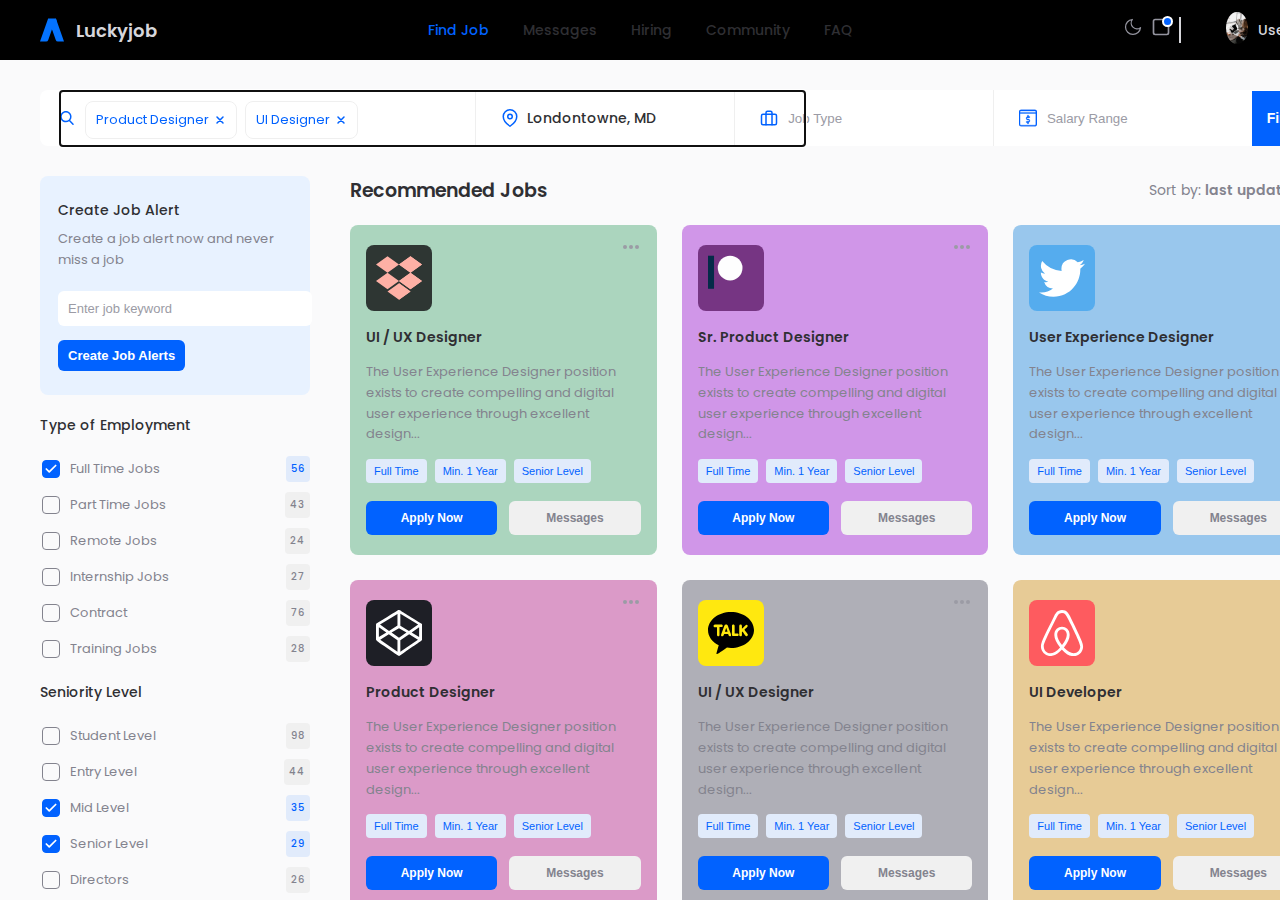
<file: index.html>
<!DOCTYPE html>
<html lang="en">
<head>
    <meta charset="UTF-8">
    <meta name="viewport" content="width=device-width, initial-scale=1.0">
    <title>Document</title>
    <link rel="stylesheet" href="/style.css">

    <link rel="stylesheet" href="https://cdnjs.cloudflare.com/ajax/libs/font-awesome/6.4.0/css/all.min.css">
    <link href="https://cdn.jsdelivr.net/npm/bootstrap@5.3.0-alpha2/dist/css/bootstrap.min.css" rel="stylesheet"
        integrity="sha384-aFq/bzH65dt+w6FI2ooMVUpc+21e0SRygnTpmBvdBgSdnuTN7QbdgL+OapgHtvPp" crossorigin="anonymous">
</head>
<body

    <div class="job">
        <div class="header">
         <div class="logo">
          <svg xmlns="http://www.w3.org/2000/svg" viewBox="0 0 512 512">
           <path xmlns="http://www.w3.org/2000/svg" d="M512 503.5H381.7a48 48 0 01-45.3-32.1L265 268.1l-9-25.5 2.7-124.6L338.2 8.5l23.5 67.1L512 503.5z" fill="#0473ff" data-original="#28b446" />
           <path xmlns="http://www.w3.org/2000/svg" fill="#0473ff" data-original="#219b38" d="M361.7 75.6L265 268.1l-9-25.5 2.7-124.6L338.2 8.5z" />
           <path xmlns="http://www.w3.org/2000/svg" d="M338.2 8.5l-82.2 234-80.4 228.9a48 48 0 01-45.3 32.1H0l173.8-495h164.4z" fill="#0473ff" data-original="#518ef8" />
          </svg>
          Luckyjob
         </div>
         <div class="header-menu">
          <a href="#" class="active">Find Job</a>
          <a href="#">Messages</a>
          <a href="#">Hiring</a>
          <a href="#">Community</a>
          <a href="#">FAQ</a>
         </div>
         <div class="user-settings">
          <div class="dark-light">
           <svg viewBox="0 0 24 24" stroke="currentColor" stroke-width="1.5" fill="none" stroke-linecap="round" stroke-linejoin="round">
            <path d="M21 12.79A9 9 0 1111.21 3 7 7 0 0021 12.79z" /></svg>
          </div>
          <div class="user-menu">
           <svg xmlns="http://www.w3.org/2000/svg" viewBox="0 0 24 24" fill="none" stroke="currentColor" stroke-width="2" stroke-linecap="round" stroke-linejoin="round" class="feather feather-square">
            <rect x="3" y="3" width="18" height="18" rx="2" ry="2" /></svg>
          </div>
          <img class="user-profile" onclick="window.location.href='user.html';"src="ii2.jpg" alt="">
          <div class="user-name">User-profile</div>
         </div>
        </div>
        <div class="wrapper">
         <div class="search-menu">
          <div class="search-bar">
           <input type="text" class="search-box" autofocus />
           <div class="search item">Product Designer
            <svg xmlns="http://www.w3.org/2000/svg" viewBox="0 0 24 24" fill="none" stroke="currentColor" stroke-width="3" stroke-linecap="round" stroke-linejoin="round" class="feather feather-x">
             <path d="M18 6L6 18M6 6l12 12" /></svg>
           </div>
           <div class="search item">UI Designer
            <svg xmlns="http://www.w3.org/2000/svg" viewBox="0 0 24 24" fill="none" stroke="currentColor" stroke-width="3" stroke-linecap="round" stroke-linejoin="round" class="feather feather-x">
             <path d="M18 6L6 18M6 6l12 12" /></svg>
           </div>
          </div>
          <div class="search-location">
           <svg xmlns="http://www.w3.org/2000/svg" viewBox="0 0 24 24" fill="none" stroke="currentColor" stroke-width="2" stroke-linecap="round" stroke-linejoin="round" class="feather feather-map-pin">
            <path d="M21 10c0 7-9 13-9 13s-9-6-9-13a9 9 0 0118 0z" />
            <circle cx="12" cy="10" r="3" />
           </svg>
           Londontowne, MD
          </div>
          <div class="search-job">
           <svg xmlns="http://www.w3.org/2000/svg" viewBox="0 0 24 24" fill="none" stroke="currentColor" stroke-width="2" stroke-linecap="round" stroke-linejoin="round" class="feather feather-briefcase">
            <rect x="2" y="7" width="20" height="14" rx="2" ry="2" />
            <path d="M16 21V5a2 2 0 00-2-2h-4a2 2 0 00-2 2v16" /></svg>
           <input type="text" placeholder="Job Type">
          </div>
          <div class="search-salary">
           <svg viewBox="0 0 24 24" xmlns="http://www.w3.org/2000/svg" stroke="currentColor" fill="currentColor" stroke-width=".4">
            <path d="M12.6 18H9.8a.8.8 0 010-1.5h2.8a.9.9 0 000-1.8h-1.2a2.4 2.4 0 010-4.7h2.8a.8.8 0 010 1.5h-2.8a.9.9 0 000 1.8h1.2a2.4 2.4 0 010 4.7z" stroke="currentColor" />
            <path d="M12 20a.8.8 0 01-.8-.8v-2a.8.8 0 011.6 0v2c0 .5-.4.8-.8.8zM12 11.5a.8.8 0 01-.8-.8v-2a.8.8 0 011.6 0v2c0 .5-.4.8-.8.8z" stroke="currentColor" />
            <path d="M21.3 23H2.6A2.8 2.8 0 010 20.2V3.9C0 2.1 1.2 1 2.8 1h18.4C22.9 1 24 2.2 24 3.8v16.4c0 1.6-1.2 2.8-2.8 2.8zM2.6 2.5c-.6 0-1.2.6-1.2 1.3v16.4c0 .7.6 1.3 1.3 1.3h18.4c.7 0 1.3-.6 1.3-1.3V3.9c0-.7-.6-1.3-1.3-1.3z" stroke="currentColor" />
            <path d="M23.3 6H.6a.8.8 0 010-1.5h22.6a.8.8 0 010 1.5z" stroke="currentColor" /></svg>
           <input type="text" placeholder="Salary Range">
          </div>
          <button class="search-button">Find Job</button>
         </div>
         <div class="main-container">
          <div class="search-type">
           <div class="alert">
            <div class="alert-title">Create Job Alert</div>
            <div class="alert-subtitle">Create a job alert now and never miss a job</div>
            <input type="text" placeholder="Enter job keyword">
            <button class="search-buttons">Create Job Alerts</button>
           </div>
           <div class="job-time">
            <div class="job-time-title">Type of Employment</div>
            <div class="job-wrapper">
             <div class="type-container">
              <input type="checkbox" id="job1" class="job-style" checked>
              <label for="job1">Full Time Jobs</label>
              <span class="job-number">56</span>
             </div>
             <div class="type-container">
              <input type="checkbox" id="job2" class="job-style">
              <label for="job2">Part Time Jobs</label>
              <span class="job-number">43</span>
             </div>
             <div class="type-container">
              <input type="checkbox" id="job3" class="job-style">
              <label for="job3">Remote Jobs</label>
              <span class="job-number">24</span>
             </div>
             <div class="type-container">
              <input type="checkbox" id="job4" class="job-style">
              <label for="job4">Internship Jobs</label>
              <span class="job-number">27</span>
             </div>
             <div class="type-container">
              <input type="checkbox" id="job5" class="job-style">
              <label for="job5">Contract</label>
              <span class="job-number">76</span>
             </div>
             <div class="type-container">
              <input type="checkbox" id="job6" class="job-style">
              <label for="job6">Training Jobs</label>
              <span class="job-number">28</span>
             </div>
            </div>
           </div>
           <div class="job-time">
            <div class="job-time-title">Seniority Level</div>
            <div class="job-wrapper">
             <div class="type-container">
              <input type="checkbox" id="job7" class="job-style">
              <label for="job7">Student Level</label>
              <span class="job-number">98</span>
             </div>
             <div class="type-container">
              <input type="checkbox" id="job8" class="job-style">
              <label for="job8">Entry Level</label>
              <span class="job-number">44</span>
             </div>
             <div class="type-container">
              <input type="checkbox" id="job9" class="job-style" checked>
              <label for="job9">Mid Level</label>
              <span class="job-number">35</span>
             </div>
             <div class="type-container">
              <input type="checkbox" id="job10" class="job-style" checked>
              <label for="job10">Senior Level</label>
              <span class="job-number">29</span>
             </div>
             <div class="type-container">
              <input type="checkbox" id="job11" class="job-style">
              <label for="job11">Directors</label>
              <span class="job-number">26</span>
             </div>
             <div class="type-container">
              <input type="checkbox" id="job12" class="job-style">
              <label for="job12">VP or Above</label>
              <span class="job-number">56</span>
             </div>
            </div>
           </div>
           <div class="job-time">
            <div class="job-time-title">Salary Range</div>
            <div class="job-wrapper">
             <div class="type-container">
              <input type="checkbox" id="job1" class="job-style">
              <label for="job1">$700 - $1000</label>
              <span class="job-number">49</span>
             </div>
             <div class="type-container">
              <input type="checkbox" id="job2" class="job-style">
              <label for="job2">$1000 - $1200</label>
              <span class="job-number">67</span>
             </div>
             <div class="type-container">
              <input type="checkbox" id="job3" class="job-style">
              <label for="job3">$1200 - $1400</label>
              <span class="job-number">24</span>
             </div>
             <div class="type-container">
              <input type="checkbox" id="job4" class="job-style">
              <label for="job4">$1500 - $1800</label>
              <span class="job-number">27</span>
             </div>
             <div class="type-container">
              <input type="checkbox" id="job5" class="job-style" checked>
              <label for="job5">$2000 - $3000</label>
              <span class="job-number">76</span>
             </div>
             <div class="type-container">
              <input type="checkbox" id="job6" class="job-style" checked>
              <label for="job6">$3000 - $4000</label>
              <span class="job-number">22</span>
             </div>
             <div class="type-container">
              <input type="checkbox" id="job6" class="job-style">
              <label for="job6">$4000 - $5000</label>
              <span class="job-number">18</span>
             </div>
            </div>
           </div>
          </div>
          <div class="searched-jobs">
           <div class="searched-bar">
            <div class="searched-show">Recommended Jobs</div>
            <div class="searched-sort">Sort by: <span class="post-time">last updated </span><span class="menu-icon">▼</span></div>
           </div>
           <div class="job-cards">
            <div class="job-card" style="background-color:#98ccaecd">
             <div class="job-card-header">
              <svg viewBox="0 -13 512 512" xmlns="http://www.w3.org/2000/svg" style="background-color:#0f0f12cd">
               <g fill="#feb0a5">
                <path d="M256 92.5l127.7 91.6L512 92 383.7 0 256 91.5 128.3 0 0 92l128.3 92zm0 0M256 275.9l-127.7-91.5L0 276.4l128.3 92L256 277l127.7 91.5 128.3-92-128.3-92zm0 0" />
                <path d="M127.7 394.1l128.4 92 128.3-92-128.3-92zm0 0" />
               </g>
               <path d="M512 92L383.7 0 256 91.5v1l127.7 91.6zm0 0M512 276.4l-128.3-92L256 275.9v1l127.7 91.5zm0 0M256 486.1l128.4-92-128.3-92zm0 0" fill="#feb0a5" />
              </svg>
              <div class="menu-dot"></div>
             </div>
             <div class="job-card-title">UI / UX Designer</div>
             <div class="job-card-subtitle">
              The User Experience Designer position exists to create compelling and digital user experience through excellent design...
             </div>
             <div class="job-detail-buttons">
              <button class="search-buttons detail-button">Full Time</button>
              <button class="search-buttons detail-button">Min. 1 Year</button>
              <button class="search-buttons detail-button">Senior Level</button>
             </div>
             <div class="job-card-buttons">
              <button class="search-buttons card-buttons">Apply Now</button>
              <button class="search-buttons card-buttons-msg">Messages</button>
             </div>
            </div>
            <div class="job-card" style="background-color:#c67ee3cd">
             <div class="job-card-header">
              <svg xmlns="http://www.w3.org/2000/svg" viewBox="0 0 32 32" style="background-color:#763583">
               <path xmlns="http://www.w3.org/2000/svg" d="M0 .5h4.2v23H0z" fill="#042b48" data-original="#212121" />
               <path xmlns="http://www.w3.org/2000/svg" d="M15.4.5a8.6 8.6 0 100 17.2 8.6 8.6 0 000-17.2z" fill="#fefefe" data-original="#f4511e" /></svg>
              <div class="menu-dot"></div>
             </div>
             <div class="job-card-title">Sr. Product Designer</div>
             <div class="job-card-subtitle">
              The User Experience Designer position exists to create compelling and digital user experience through excellent design...
             </div>
             <div class="job-detail-buttons">
              <button class="search-buttons detail-button">Full Time</button>
              <button class="search-buttons detail-button">Min. 1 Year</button>
              <button class="search-buttons detail-button">Senior Level</button>
             </div>
             <div class="job-card-buttons">
              <button class="search-buttons card-buttons">Apply Now</button>
              <button class="search-buttons card-buttons-msg">Messages</button>
             </div>
            </div>
            <div class="job-card" style="background-color:#81bae9cd">
             <div class="job-card-header">
              <svg xmlns="http://www.w3.org/2000/svg" viewBox="0 0 512 512" fill="#fff" style="background-color:#55acee">
               <path d="M512 97.2c-19 8.4-39.3 14-60.5 16.6 21.8-13 38.4-33.4 46.2-58a209.8 209.8 0 01-66.6 25.4A105 105 0 00249.5 153c0 8.3.8 16.3 2.5 24A297.1 297.1 0 0135.6 67 105.1 105.1 0 0068 207.4c-16.9-.3-33.4-5.2-47.4-12.9v1.1c0 51 36.4 93.4 84 103.2-8.5 2.3-17.8 3.4-27.4 3.4-6.8 0-13.5-.3-20-1.8a106 106 0 0098.2 73.2A211 211 0 010 416.9 295.5 295.5 0 00161 464c193.2 0 298.8-160 298.8-298.7 0-4.6-.2-9.1-.4-13.6A209.4 209.4 0 00512 97.2z" /></svg>
              <div class="menu-dot"></div>
             </div>
             <div class="job-card-title">User Experience Designer</div>
             <div class="job-card-subtitle">
              The User Experience Designer position exists to create compelling and digital user experience through excellent design...
             </div>
             <div class="job-detail-buttons">
              <button class="search-buttons detail-button">Full Time</button>
              <button class="search-buttons detail-button">Min. 1 Year</button>
              <button class="search-buttons detail-button">Senior Level</button>
             </div>
             <div class="job-card-buttons">
              <button class="search-buttons card-buttons">Apply Now</button>
              <button class="search-buttons card-buttons-msg">Messages</button>
             </div>
            </div>
            <div class="job-card" style="background-color:#d482bbcd">
             <div class="job-card-header">
              <svg viewBox="0 0 24 24" xmlns="http://www.w3.org/2000/svg" fill="#fff" style="background-color:#1e1f26">
               <path d="M24 7.6c0-.3 0-.5-.4-.6C12.2.2 12.4-.3 11.6 0 3 5.5.6 6.7.2 7.1c-.3.3-.2.8-.2 8.3 0 .9 7.7 5.5 11.5 8.4.4.3.8.2 1 0 11.2-8 11.5-7.6 11.5-8.4V7.6zm-1.5 6.5l-3.9-2.4L22.5 9zm-5.3-3.2l-4.5-2.7V2L22 7.6zM12 14.5l-3.9-2.7L12 9.5l3.9 2.3zm-.8-12.4v6L6.8 11 2.1 7.6zm-5.8 9.6l-3.9 2.4V9zm1.3 1l4.5 3.1v6l-9-6.3zm6 9.1v-6l4.6-3.1 4.6 2.8z" /></svg>
              <div class="menu-dot"></div>
             </div>
             <div class="job-card-title">Product Designer</div>
             <div class="job-card-subtitle">
              The User Experience Designer position exists to create compelling and digital user experience through excellent design...
             </div>
             <div class="job-detail-buttons">
              <button class="search-buttons detail-button">Full Time</button>
              <button class="search-buttons detail-button">Min. 1 Year</button>
              <button class="search-buttons detail-button">Senior Level</button>
             </div>
             <div class="job-card-buttons">
              <button class="search-buttons card-buttons">Apply Now</button>
              <button class="search-buttons card-buttons-msg">Messages</button>
             </div>
            </div>
            <div class="job-card" style="background-color:#9d9da6cd">
             <div class="job-card-header">
              <svg viewBox="0 0 24 24" xmlns="http://www.w3.org/2000/svg" style="background-color:#ffe80f">
               <path d="M9.5 9.3l-.7 2h1.4z" />
               <path d="M12 1C5.4 1 0 5.2 0 10.4c0 3.4 2.2 6.3 5.6 8-1.3 4.4-1.3 4.4-1 4.6.2.1.5 0 5.3-3.4l2.1.2c6.6 0 12-4.2 12-9.4S18.6 1 12 1zM6 13c0 .4-.3.7-.6.7s-.7-.3-.7-.7V9H3.6c-.4 0-.7-.4-.7-.7s.3-.7.7-.7H7c.4 0 .7.3.7.7s-.3.6-.7.6h-1zm5.4.7c-.7 0-.6-.6-.9-1.2h-2c-.4.6-.3 1.2-1 1.2s-.8-.4-.6-1.1l1.6-4.3a1 1 0 011-.7c.4 0 .8.3.9.7 1 3.4 2.6 5.4 1 5.4zm4-.1h-2.2c-1.2 0-.5-1.6-.7-5.3 0-.4.3-.7.7-.7s.7.3.7.7v4h1.5c.3 0 .6.3.6.6 0 .4-.3.7-.6.7zm5.4-.5l-.3.4c-1 .7-1.6-1.4-2.6-2.3l-.2.3V13c0 .4-.3.7-.7.7a.7.7 0 01-.7-.7V8.3a.7.7 0 011.4 0v1.5c1.3-1 2-2.7 2.8-2 .8.9-.9 1.6-1.5 2.5 1.6 2.2 1.9 2.3 1.8 2.8z" /></svg>
              <div class="menu-dot"></div>
             </div>
             <div class="job-card-title">UI / UX Designer</div>
             <div class="job-card-subtitle">
              The User Experience Designer position exists to create compelling and digital user experience through excellent design...
             </div>
             <div class="job-detail-buttons">
              <button class="search-buttons detail-button">Full Time</button>
              <button class="search-buttons detail-button">Min. 1 Year</button>
              <button class="search-buttons detail-button">Senior Level</button>
             </div>
             <div class="job-card-buttons">
              <button class="search-buttons card-buttons">Apply Now</button>
              <button class="search-buttons card-buttons-msg">Messages</button>
             </div>
            </div>
            <div class="job-card" style="background-color:rgb(231, 203, 150)">
             <div class="job-card-header">
              <svg viewBox="0 0 24 24" xmlns="http://www.w3.org/2000/svg" style="background-color: #fe5b5f">
               <path d="M12 20.6c-1.4 1.5-3.1 3-5.1 3.3-2 .8-5.9-1.3-5.9-5 0-2.5 3.2-8 6.6-15.1C8.5 1.9 9.4 0 12 0c2.6 0 3.5 1.8 4.6 4C23 17 23 17.7 23 19c0 4.4-5.5 8-11 1.7zm9.5-1.7c0-2-6.4-14.4-6.5-14.5-.9-1.9-1.4-2.9-3-2.9-1.8 0-2.3 1.5-3.2 3.2C2.5 17.2 2.5 18 2.5 19c0 3 3.7 6 8.5.6-2-2.6-3-4.8-3-6.6 0-2.7 2-4.2 4-4.2s4 1.5 4 4.2c0 1.8-1 4-3 6.6 4.6 5.2 8.5 2.5 8.5-.6zM12 10.2c-1.2 0-2.5.9-2.5 2.7 0 1.4.9 3.3 2.5 5.4 1.6-2.1 2.5-4 2.5-5.4 0-1.8-1.3-2.7-2.5-2.7z" fill="#fff" /></svg>
              <div class="menu-dot"></div>
             </div>
             <div class="job-card-title">UI Developer</div>
             <div class="job-card-subtitle">
              The User Experience Designer position exists to create compelling and digital user experience through excellent design...
             </div>
             <div class="job-detail-buttons">
              <button class="search-buttons detail-button">Full Time</button>
              <button class="search-buttons detail-button">Min. 1 Year</button>
              <button class="search-buttons detail-button">Senior Level</button>
             </div>
             <div class="job-card-buttons">
              <button class="search-buttons card-buttons">Apply Now</button>
              <button class="search-buttons card-buttons-msg">Messages</button>
             </div>
            </div>
            <div class="job-card" style="background-color:lightcyan">
             <div class="job-card-header">
              <svg viewBox="0 0 24 24" xmlns="http://www.w3.org/2000/svg" style="background-color: #5c6bc0">
               <g fill="#fff">
                <path d="M3.6 21.2h14.2l-.6-2.2 5.8 5V2.5C23 1 21.8 0 20.4 0H3.6A2.6 2.6 0 001 2.5v16.2c0 1.4 1.2 2.5 2.6 2.5zM14 5.7zM6.5 7C8.3 5.6 10 5.7 10 5.7l.2.1c-2.3.6-3.3 1.6-3.3 1.6.1 0 4.6-2.7 10.1 0 0 0-1-1-3.1-1.5l.2-.2c.3 0 1.8 0 3.5 1.3 0 0 1.8 3.1 1.8 7 0 0-1.1 1.6-4 1.7l-.7-1a4 4 0 002.2-1.4c-3.2 2-6 1.7-9.3.3h-.1l-.4-.2s.6 1 2.2 1.4l-.8 1c-2.8 0-3.8-1.8-3.8-1.8 0-3.9 1.8-7 1.8-7z" />
                <path d="M14.3 12.8c.7 0 1.3-.6 1.3-1.4 0-.7-.6-1.3-1.3-1.3a1.3 1.3 0 000 2.7zM9.7 12.8c.7 0 1.3-.6 1.3-1.4 0-.7-.6-1.3-1.3-1.3a1.3 1.3 0 000 2.7z" />
               </g>
              </svg>
              <div class="menu-dot"></div>
             </div>
             <div class="job-card-title">User Interface Designer</div>
             <div class="job-card-subtitle">
              The User Experience Designer position exists to create compelling and digital user experience through excellent design...
             </div>
             <div class="job-detail-buttons">
              <button class="search-buttons detail-button">Full Time</button>
              <button class="search-buttons detail-button">Min. 1 Year</button>
              <button class="search-buttons detail-button">Senior Level</button>
             </div>
             <div class="job-card-buttons">
              <button class="search-buttons card-buttons">Apply Now</button>
              <button class="search-buttons card-buttons-msg">Messages</button>
             </div>
            </div>
            <div class="job-card" style="background-color:#2f79e8cd">
             <div class="job-card-header">
              <svg viewBox="0 0 24 24" xmlns="http://www.w3.org/2000/svg" fill="#fff" style="background-color:#ea4c88">
               <path d="M16.4 23.2C28.6 18.2 25.2 0 12 0a12 12 0 104.4 23.2zM5.3 20c.8-1.5 3.6-5.5 8.3-7 1 2.6 1.7 5.5 1.7 8.8-3.5 1.2-7.3.4-10-1.8zm11.5 1.2a27 27 0 00-1.7-8.4c2-.4 4.5-.2 7.2 1-.6 3.2-2.6 6-5.5 7.4zm5.7-9c-3-1.1-5.7-1.3-8-.8a28 28 0 00-1.1-2.3 20 20 0 006.5-4c1.7 1.9 2.7 4.3 2.6 7zM18.9 4c-.9.8-2.9 2.4-6.3 3.8A28 28 0 008 2.3C11.6.8 15.8 1.4 19 4zM6.6 3c.8.7 2.7 2.5 4.5 5.3a33 33 0 01-9.4 1.5c.6-3 2.4-5.4 4.9-6.9zm-5 8.3c4.2-.1 7.6-.8 10.3-1.7l1.1 2.1A17.4 17.4 0 004.2 19c-1.8-2-2.8-4.7-2.7-7.6z" /></svg>
              <div class="menu-dot"></div>
             </div>
             <div class="job-card-title">UI / UX Designer</div>
             <div class="job-card-subtitle">
              The User Experience Designer position exists to create compelling and digital user experience through excellent design...
             </div>
             <div class="job-detail-buttons">
              <button class="search-buttons detail-button">Full Time</button>
              <button class="search-buttons detail-button">Min. 1 Year</button>
              <button class="search-buttons detail-button">Senior Level</button>
             </div>
             <div class="job-card-buttons">
              <button class="search-buttons card-buttons">Apply Now</button>
              <button class="search-buttons card-buttons-msg">Messages</button>
             </div>
            </div>
            <div class="job-card" style="background-color:#7adbb1cd">
             <div class="job-card-header">
              <svg xmlns="http://www.w3.org/2000/svg" viewBox="0 0 512 512">
               <path d="M113.5 309.4L95.6 376l-65 1.4A254.9 254.9 0 010 256c0-42.5 10.3-82.5 28.6-117.7l58 10.6 25.4 57.6a152.2 152.2 0 001.5 103z" fill="#fbbb00" />
               <path d="M507.5 208.2a256.3 256.3 0 01-91.2 247.4l-73-3.7-10.4-64.5c29.9-17.6 53.3-45 65.6-78H261.6V208.3h246z" fill="#518ef8" />
               <path d="M416.3 455.6a256 256 0 01-385.8-78.3l83-67.9a152.2 152.2 0 00219.4 78l83.4 68.2z" fill="#28b446" />
               <path d="M419.4 59l-83 67.8A152.3 152.3 0 00112 206.5l-83.4-68.2a256 256 0 01390.8-79.4z" fill="#f14336" /></svg>
              <div class="menu-dot"></div>
             </div>
             <div class="job-card-title">UX Designer</div>
             <div class="job-card-subtitle">
              The User Experience Designer position exists to create compelling and digital user experience through excellent design...
             </div>
             <div class="job-detail-buttons">
              <button class="search-buttons detail-button">Full Time</button>
              <button class="search-buttons detail-button">Min. 1 Year</button>
              <button class="search-buttons detail-button">Senior Level</button>
             </div>
             <div class="job-card-buttons">
              <button class="search-buttons card-buttons">Apply Now</button>
              <button class="search-buttons card-buttons-msg">Messages</button>
             </div>
            </div>
           </div>
           <div class="job-overview">
            <div class="job-overview-cards">
             <div class="job-overview-card">
              <div class="job-card overview-card">
               <div class="overview-wrapper">
                <svg viewBox="0 -13 512 512" xmlns="http://www.w3.org/2000/svg" style="background-color:#2e2882">
               <g fill="#feb0a5" >
                <path d="M256 92.5l127.7 91.6L512 92 383.7 0 256 91.5 128.3 0 0 92l128.3 92zm0 0M256 275.9l-127.7-91.5L0 276.4l128.3 92L256 277l127.7 91.5 128.3-92-128.3-92zm0 0" />
                <path d="M127.7 394.1l128.4 92 128.3-92-128.3-92zm0 0" />
               </g>
               <path d="M512 92L383.7 0 256 91.5v1l127.7 91.6zm0 0M512 276.4l-128.3-92L256 275.9v1l127.7 91.5zm0 0M256 486.1l128.4-92-128.3-92zm0 0" fill="#feb0a5" />
              </svg>
                <div class="overview-detail">
                 <div class="job-card-title">UI / UX Designer</div>
                 <div class="job-card-subtitle">
                  2972 Westheimer Rd. Santa Ana.
                 </div>
                </div>
                <svg class="heart" xmlns="http://www.w3.org/2000/svg" viewBox="0 0 24 24" fill="none" stroke="currentColor" stroke-width="2" stroke-linecap="round" stroke-linejoin="round" class="feather feather-heart">
                 <path d="M20.8 4.6a5.5 5.5 0 00-7.7 0l-1.1 1-1-1a5.5 5.5 0 00-7.8 7.8l1 1 7.8 7.8 7.8-7.7 1-1.1a5.5 5.5 0 000-7.8z" /></svg>
               </div>
               <div class="job-overview-buttons">
                <div class="search-buttons time-button">Full Time</div>
                <div class="search-buttons level-button">Senior Level</div>
                <div class="job-stat">New</div>
                <div class="job-day">4d</div>
               </div>
              </div>
             </div>
             <div class="job-overview-card">
              <div class="job-card overview-card">
               <div class="overview-wrapper">
                <svg xmlns="http://www.w3.org/2000/svg" viewBox="0 0 32 32" style="background-color:#f76754">
               <path xmlns="http://www.w3.org/2000/svg" d="M0 .5h4.2v23H0z" fill="#042b48" data-original="#212121" />
               <path xmlns="http://www.w3.org/2000/svg" d="M15.4.5a8.6 8.6 0 100 17.2 8.6 8.6 0 000-17.2z" fill="#fefefe" data-original="#f4511e" /></svg>
                <div class="overview-detail">
                 <div class="job-card-title">Sr. Product Designer</div>
                 <div class="job-card-subtitle">
                  1901 Thornridge Cir.Shiloh, Hawaii.
                 </div>
                </div>
                <svg class="heart" xmlns="http://www.w3.org/2000/svg" viewBox="0 0 24 24" fill="none" stroke="currentColor" stroke-width="2" stroke-linecap="round" stroke-linejoin="round" class="feather feather-heart">
                 <path d="M20.8 4.6a5.5 5.5 0 00-7.7 0l-1.1 1-1-1a5.5 5.5 0 00-7.8 7.8l1 1 7.8 7.8 7.8-7.7 1-1.1a5.5 5.5 0 000-7.8z" /></svg>
               </div>
               <div class="job-overview-buttons">
                <div class="search-buttons time-button">Full Time</div>
                <div class="search-buttons level-button">Senior Level</div>
                <div class="job-stat">New</div>
                <div class="job-day">4d</div>
               </div>
              </div>
             </div>
             <div class="job-overview-card">
              <div class="job-card overview-card">
               <div class="overview-wrapper">
                <svg xmlns="http://www.w3.org/2000/svg" viewBox="0 0 512 512" fill="#fff" style="background-color:#55acee">
               <path d="M512 97.2c-19 8.4-39.3 14-60.5 16.6 21.8-13 38.4-33.4 46.2-58a209.8 209.8 0 01-66.6 25.4A105 105 0 00249.5 153c0 8.3.8 16.3 2.5 24A297.1 297.1 0 0135.6 67 105.1 105.1 0 0068 207.4c-16.9-.3-33.4-5.2-47.4-12.9v1.1c0 51 36.4 93.4 84 103.2-8.5 2.3-17.8 3.4-27.4 3.4-6.8 0-13.5-.3-20-1.8a106 106 0 0098.2 73.2A211 211 0 010 416.9 295.5 295.5 0 00161 464c193.2 0 298.8-160 298.8-298.7 0-4.6-.2-9.1-.4-13.6A209.4 209.4 0 00512 97.2z" /></svg>
                <div class="overview-detail">
                 <div class="job-card-title">User Experience Designer</div>
                 <div class="job-card-subtitle">
                  414 Parker Rd. Allentown, New york
                 </div>
                </div>
                <svg class="heart" xmlns="http://www.w3.org/2000/svg" viewBox="0 0 24 24" fill="none" stroke="currentColor" stroke-width="2" stroke-linecap="round" stroke-linejoin="round" class="feather feather-heart">
                 <path d="M20.8 4.6a5.5 5.5 0 00-7.7 0l-1.1 1-1-1a5.5 5.5 0 00-7.8 7.8l1 1 7.8 7.8 7.8-7.7 1-1.1a5.5 5.5 0 000-7.8z" /></svg>
               </div>
               <div class="job-overview-buttons">
                <div class="search-buttons time-button">Full Time</div>
                <div class="search-buttons level-button">Senior Level</div>
                <div class="job-stat">New</div>
                <div class="job-day">4d</div>
               </div>
              </div>
             </div>
             <div class="job-overview-card">
              <div class="job-card overview-card">
               <div class="overview-wrapper">
                <svg viewBox="0 0 24 24" xmlns="http://www.w3.org/2000/svg" fill="#fff" style="background-color:#1e1f26">
               <path d="M24 7.6c0-.3 0-.5-.4-.6C12.2.2 12.4-.3 11.6 0 3 5.5.6 6.7.2 7.1c-.3.3-.2.8-.2 8.3 0 .9 7.7 5.5 11.5 8.4.4.3.8.2 1 0 11.2-8 11.5-7.6 11.5-8.4V7.6zm-1.5 6.5l-3.9-2.4L22.5 9zm-5.3-3.2l-4.5-2.7V2L22 7.6zM12 14.5l-3.9-2.7L12 9.5l3.9 2.3zm-.8-12.4v6L6.8 11 2.1 7.6zm-5.8 9.6l-3.9 2.4V9zm1.3 1l4.5 3.1v6l-9-6.3zm6 9.1v-6l4.6-3.1 4.6 2.8z" /></svg>
                <div class="overview-detail">
                 <div class="job-card-title">Product Designer</div>
                 <div class="job-card-subtitle">
                  4517 Washington Ave. Syracuse.
                 </div>
                </div>
                <svg class="heart" xmlns="http://www.w3.org/2000/svg" viewBox="0 0 24 24" fill="none" stroke="currentColor" stroke-width="2" stroke-linecap="round" stroke-linejoin="round" class="feather feather-heart">
                 <path d="M20.8 4.6a5.5 5.5 0 00-7.7 0l-1.1 1-1-1a5.5 5.5 0 00-7.8 7.8l1 1 7.8 7.8 7.8-7.7 1-1.1a5.5 5.5 0 000-7.8z" /></svg>
               </div>
               <div class="job-overview-buttons">
                <div class="search-buttons time-button">Full Time</div>
                <div class="search-buttons level-button">Senior Level</div>
                <div class="job-stat">New</div>
                <div class="job-day">4d</div>
               </div>
              </div>
             </div>
             <div class="job-overview-card">
              <div class="job-card overview-card">
               <div class="overview-wrapper">
               <svg viewBox="0 0 24 24" xmlns="http://www.w3.org/2000/svg" style="background-color:#ffe80f">
               <path d="M9.5 9.3l-.7 2h1.4z" />
               <path d="M12 1C5.4 1 0 5.2 0 10.4c0 3.4 2.2 6.3 5.6 8-1.3 4.4-1.3 4.4-1 4.6.2.1.5 0 5.3-3.4l2.1.2c6.6 0 12-4.2 12-9.4S18.6 1 12 1zM6 13c0 .4-.3.7-.6.7s-.7-.3-.7-.7V9H3.6c-.4 0-.7-.4-.7-.7s.3-.7.7-.7H7c.4 0 .7.3.7.7s-.3.6-.7.6h-1zm5.4.7c-.7 0-.6-.6-.9-1.2h-2c-.4.6-.3 1.2-1 1.2s-.8-.4-.6-1.1l1.6-4.3a1 1 0 011-.7c.4 0 .8.3.9.7 1 3.4 2.6 5.4 1 5.4zm4-.1h-2.2c-1.2 0-.5-1.6-.7-5.3 0-.4.3-.7.7-.7s.7.3.7.7v4h1.5c.3 0 .6.3.6.6 0 .4-.3.7-.6.7zm5.4-.5l-.3.4c-1 .7-1.6-1.4-2.6-2.3l-.2.3V13c0 .4-.3.7-.7.7a.7.7 0 01-.7-.7V8.3a.7.7 0 011.4 0v1.5c1.3-1 2-2.7 2.8-2 .8.9-.9 1.6-1.5 2.5 1.6 2.2 1.9 2.3 1.8 2.8z" /></svg>
                <div class="overview-detail">
                 <div class="job-card-title">UI / UX Designer</div>
                 <div class="job-card-subtitle">
                  2711 Ash Dr. San Jose, South Dark.
                 </div>
                </div>
                <svg class="heart" xmlns="http://www.w3.org/2000/svg" viewBox="0 0 24 24" fill="none" stroke="currentColor" stroke-width="2" stroke-linecap="round" stroke-linejoin="round" class="feather feather-heart">
                 <path d="M20.8 4.6a5.5 5.5 0 00-7.7 0l-1.1 1-1-1a5.5 5.5 0 00-7.8 7.8l1 1 7.8 7.8 7.8-7.7 1-1.1a5.5 5.5 0 000-7.8z" /></svg>
               </div>
               <div class="job-overview-buttons">
                <div class="search-buttons time-button">Full Time</div>
                <div class="search-buttons level-button">Senior Level</div>
                <div class="job-stat">New</div>
                <div class="job-day">4d</div>
               </div>
              </div>
             </div>
             <div class="job-overview-card">
              <div class="job-card overview-card">
               <div class="overview-wrapper">
                <svg viewBox="0 0 24 24" xmlns="http://www.w3.org/2000/svg" style="background-color: #fe5b5f">
               <path d="M12 20.6c-1.4 1.5-3.1 3-5.1 3.3-2 .8-5.9-1.3-5.9-5 0-2.5 3.2-8 6.6-15.1C8.5 1.9 9.4 0 12 0c2.6 0 3.5 1.8 4.6 4C23 17 23 17.7 23 19c0 4.4-5.5 8-11 1.7zm9.5-1.7c0-2-6.4-14.4-6.5-14.5-.9-1.9-1.4-2.9-3-2.9-1.8 0-2.3 1.5-3.2 3.2C2.5 17.2 2.5 18 2.5 19c0 3 3.7 6 8.5.6-2-2.6-3-4.8-3-6.6 0-2.7 2-4.2 4-4.2s4 1.5 4 4.2c0 1.8-1 4-3 6.6 4.6 5.2 8.5 2.5 8.5-.6zM12 10.2c-1.2 0-2.5.9-2.5 2.7 0 1.4.9 3.3 2.5 5.4 1.6-2.1 2.5-4 2.5-5.4 0-1.8-1.3-2.7-2.5-2.7z" fill="#fff" /></svg>
                <div class="overview-detail">
                 <div class="job-card-title">UI Developer</div>
                 <div class="job-card-subtitle">
                  1725 Preston Rd. Inglewood.
                 </div>
                </div>
                <svg class="heart" xmlns="http://www.w3.org/2000/svg" viewBox="0 0 24 24" fill="none" stroke="currentColor" stroke-width="2" stroke-linecap="round" stroke-linejoin="round" class="feather feather-heart">
                 <path d="M20.8 4.6a5.5 5.5 0 00-7.7 0l-1.1 1-1-1a5.5 5.5 0 00-7.8 7.8l1 1 7.8 7.8 7.8-7.7 1-1.1a5.5 5.5 0 000-7.8z" /></svg>
               </div>
               <div class="job-overview-buttons">
                <div class="search-buttons time-button">Full Time</div>
                <div class="search-buttons level-button">Senior Level</div>
                <div class="job-stat">New</div>
                <div class="job-day">4d</div>
               </div>
              </div>
             </div>
             <div class="job-overview-card">
              <div class="job-card overview-card">
               <div class="overview-wrapper">
                <svg viewBox="0 0 24 24" xmlns="http://www.w3.org/2000/svg" style="background-color: #5c6bc0">
               <g fill="#fff">
                <path d="M3.6 21.2h14.2l-.6-2.2 5.8 5V2.5C23 1 21.8 0 20.4 0H3.6A2.6 2.6 0 001 2.5v16.2c0 1.4 1.2 2.5 2.6 2.5zM14 5.7zM6.5 7C8.3 5.6 10 5.7 10 5.7l.2.1c-2.3.6-3.3 1.6-3.3 1.6.1 0 4.6-2.7 10.1 0 0 0-1-1-3.1-1.5l.2-.2c.3 0 1.8 0 3.5 1.3 0 0 1.8 3.1 1.8 7 0 0-1.1 1.6-4 1.7l-.7-1a4 4 0 002.2-1.4c-3.2 2-6 1.7-9.3.3h-.1l-.4-.2s.6 1 2.2 1.4l-.8 1c-2.8 0-3.8-1.8-3.8-1.8 0-3.9 1.8-7 1.8-7z" />
                <path d="M14.3 12.8c.7 0 1.3-.6 1.3-1.4 0-.7-.6-1.3-1.3-1.3a1.3 1.3 0 000 2.7zM9.7 12.8c.7 0 1.3-.6 1.3-1.4 0-.7-.6-1.3-1.3-1.3a1.3 1.3 0 000 2.7z" />
               </g>
              </svg>
                <div class="overview-detail">
                 <div class="job-card-title">User Interface Designer</div>
                 <div class="job-card-subtitle">
                  2972 Westheimer Rd. Santa Ana.
                 </div>
                </div>
                <svg class="heart" xmlns="http://www.w3.org/2000/svg" viewBox="0 0 24 24" fill="none" stroke="currentColor" stroke-width="2" stroke-linecap="round" stroke-linejoin="round" class="feather feather-heart">
                 <path d="M20.8 4.6a5.5 5.5 0 00-7.7 0l-1.1 1-1-1a5.5 5.5 0 00-7.8 7.8l1 1 7.8 7.8 7.8-7.7 1-1.1a5.5 5.5 0 000-7.8z" /></svg>
               </div>
               <div class="job-overview-buttons">
                <div class="search-buttons time-button">Full Time</div>
                <div class="search-buttons level-button">Senior Level</div>
                <div class="job-stat">New</div>
                <div class="job-day">4d</div>
               </div>
              </div>
             </div>
              <div class="job-overview-card">
              <div class="job-card overview-card">
               <div class="overview-wrapper">
                 <svg viewBox="0 0 24 24" xmlns="http://www.w3.org/2000/svg" fill="#fff" style="background-color:#ea4c88">
               <path d="M16.4 23.2C28.6 18.2 25.2 0 12 0a12 12 0 104.4 23.2zM5.3 20c.8-1.5 3.6-5.5 8.3-7 1 2.6 1.7 5.5 1.7 8.8-3.5 1.2-7.3.4-10-1.8zm11.5 1.2a27 27 0 00-1.7-8.4c2-.4 4.5-.2 7.2 1-.6 3.2-2.6 6-5.5 7.4zm5.7-9c-3-1.1-5.7-1.3-8-.8a28 28 0 00-1.1-2.3 20 20 0 006.5-4c1.7 1.9 2.7 4.3 2.6 7zM18.9 4c-.9.8-2.9 2.4-6.3 3.8A28 28 0 008 2.3C11.6.8 15.8 1.4 19 4zM6.6 3c.8.7 2.7 2.5 4.5 5.3a33 33 0 01-9.4 1.5c.6-3 2.4-5.4 4.9-6.9zm-5 8.3c4.2-.1 7.6-.8 10.3-1.7l1.1 2.1A17.4 17.4 0 004.2 19c-1.8-2-2.8-4.7-2.7-7.6z" /></svg>
                <div class="overview-detail">
                 <div class="job-card-title">UI / UX Designer</div>
                 <div class="job-card-subtitle">
                  1976 Thornide Joshua. Andr Maria.
                 </div>
                </div>
                <svg class="heart" xmlns="http://www.w3.org/2000/svg" viewBox="0 0 24 24" fill="none" stroke="currentColor" stroke-width="2" stroke-linecap="round" stroke-linejoin="round" class="feather feather-heart">
                 <path d="M20.8 4.6a5.5 5.5 0 00-7.7 0l-1.1 1-1-1a5.5 5.5 0 00-7.8 7.8l1 1 7.8 7.8 7.8-7.7 1-1.1a5.5 5.5 0 000-7.8z" /></svg>
               </div>
               <div class="job-overview-buttons">
                <div class="search-buttons time-button">Full Time</div>
                <div class="search-buttons level-button">Senior Level</div>
                <div class="job-stat">New</div>
                <div class="job-day">4d</div>
               </div>
              </div>
             </div>
             <div class="job-overview-card">
              <div class="job-card overview-card">
               <div class="overview-wrapper">
                <svg xmlns="http://www.w3.org/2000/svg" viewBox="0 0 512 512">
               <path d="M113.5 309.4L95.6 376l-65 1.4A254.9 254.9 0 010 256c0-42.5 10.3-82.5 28.6-117.7l58 10.6 25.4 57.6a152.2 152.2 0 001.5 103z" fill="#fbbb00" />
               <path d="M507.5 208.2a256.3 256.3 0 01-91.2 247.4l-73-3.7-10.4-64.5c29.9-17.6 53.3-45 65.6-78H261.6V208.3h246z" fill="#518ef8" />
               <path d="M416.3 455.6a256 256 0 01-385.8-78.3l83-67.9a152.2 152.2 0 00219.4 78l83.4 68.2z" fill="#28b446" />
               <path d="M419.4 59l-83 67.8A152.3 152.3 0 00112 206.5l-83.4-68.2a256 256 0 01390.8-79.4z" fill="#f14336" /></svg>
                <div class="overview-detail">
                 <div class="job-card-title">UX Designer</div>
                 <div class="job-card-subtitle">
                  2972 Westheimer Rd. Santa Ana.
                 </div>
                </div>
                <svg class="heart" xmlns="http://www.w3.org/2000/svg" viewBox="0 0 24 24" fill="none" stroke="currentColor" stroke-width="2" stroke-linecap="round" stroke-linejoin="round" class="feather feather-heart">
                 <path d="M20.8 4.6a5.5 5.5 0 00-7.7 0l-1.1 1-1-1a5.5 5.5 0 00-7.8 7.8l1 1 7.8 7.8 7.8-7.7 1-1.1a5.5 5.5 0 000-7.8z" /></svg>
               </div>
               <div class="job-overview-buttons">
                <div class="search-buttons time-button">Full Time</div>
                <div class="search-buttons level-button">Senior Level</div>
                <div class="job-stat">New</div>
                <div class="job-day">4d</div>
               </div>
              </div>
             </div> 
            </div>
            <div class="job-explain">
             <img class="job-bg" alt="">
             <div class="job-logos">
              <svg xmlns="http://www.w3.org/2000/svg" viewBox="0 0 32 32" style="background-color:#f76754">
               <path xmlns="http://www.w3.org/2000/svg" d="M0 .5h4.2v23H0z" fill="#042b48" data-original="#212121"></path>
               <path xmlns="http://www.w3.org/2000/svg" d="M15.4.5a8.6 8.6 0 100 17.2 8.6 8.6 0 000-17.2z" fill="#fefefe" data-original="#f4511e"></path></svg>
             </div>
             <div class="job-explain-content">
             <div class="job-title-wrapper">
              <div class="job-card-title">UI /UX Designer</div>
              <div class="job-action">
               <svg class="heart" xmlns="http://www.w3.org/2000/svg" viewBox="0 0 24 24" fill="none" stroke="currentColor" stroke-width="2" stroke-linecap="round" stroke-linejoin="round" class="feather feather-heart">
                 <path d="M20.8 4.6a5.5 5.5 0 00-7.7 0l-1.1 1-1-1a5.5 5.5 0 00-7.8 7.8l1 1 7.8 7.8 7.8-7.7 1-1.1a5.5 5.5 0 000-7.8z" /></svg>
               <svg xmlns="http://www.w3.org/2000/svg" viewBox="0 0 24 24" fill="none" stroke="currentColor" stroke-width="2" stroke-linecap="round" stroke-linejoin="round" class="feather feather-share-2"><circle cx="18" cy="5" r="3"/><circle cx="6" cy="12" r="3"/><circle cx="18" cy="19" r="3"/><path d="M8.6 13.5l6.8 4M15.4 6.5l-6.8 4"/></svg>
              </div>
              </div>
              <div class="job-subtitle-wrapper">
               <div class="company-name">Patreon <span class="comp-location">Londontowne, MD.</span></div>
               <div class="posted">Posted 8 days ago<span class="app-number">98 Application</span></div>
              </div>
              <div class="explain-bar">
               <div class="explain-contents">
               <div class="explain-title">Experience</div>
               <div class="explain-subtitle">Minimum 1 Year</div>
                </div>
               <div class="explain-contents">
               <div class="explain-title">Work Level</div>
               <div class="explain-subtitle">Senior level</div>
                </div>
               <div class="explain-contents">
               <div class="explain-title">Employee Type</div>
               <div class="explain-subtitle">Full Time Jobs</div>
                </div>
               <div class="explain-contents">
               <div class="explain-title">Offer Salary</div>
               <div class="explain-subtitle">$2150.0 / Month</div>
                </div>
              </div>
                
              <div class="overview-text">
               <div class="overview-text-header">Overview</div>
               <div class="overview-text-subheader">We believe that design (and you) will be critical to the company's success. You will work with our founders and our early customers to help define and build our product functionality, while maintaining the quality bar that customers have come to expect from modern SaaS applications. You have a strong background in product design with a quantitavely anf qualitatively analytical mindset. You will also have the opportunity to craft our overall product and visual identity and should be comfortable to flex into working.</div>
              </div>
              <div class="overview-text">
               <div class="overview-text-header">Job Description</div>
               <div class="overview-text-item">3+ years working as a product designer.</div>
               <div class="overview-text-item">A portfolio that highlights your approach to problem solving, as well as you skills in UI.</div>
               <div class="overview-text-item">Experience conducting research and building out smooth flows.</div>
               <div class="overview-text-item">Excellent communication skills with a well-defined design process.</div>
               <div class="overview-text-item">Familiarity with design tools like Sketch and Figma</div>
               <div class="overview-text-item">Up-level our overall design and bring consistency to end-user facing properties</div>
              </div>
             </div>
            </div>
           </div>
          </div>
         </div>
        </div>
       </div>
       <script src="index2.js"></script>
</body>
</html>
</file>
<file: style.css>
@import url("https://fonts.googleapis.com/css2?family=Poppins:wght@200;300;400;500;600;700&display=swap");

* {
    margin: 0%;
}

:root {
    --body-bg-color: #e5ecef;
    --theme-bg-color: #fafafb;
    --body-font: "Poppins", sans-serif;
    --body-color: #2f2f33;
    --active-color: #0162ff;
    --active-light-color: #e1ebfb;
    --header-bg-color: #fff;
    --search-border-color: #efefef;
    --border-color: #d8d8d8;
    --alert-bg-color: #e8f2ff;
    --subtitle-color: #83838e;
    --inactive-color: #f0f0f0;
    --placeholder-color: #9b9ba5;
    --time-button: #fc5757;
    --level-button: #5052d5;
    --button-color: #fff;
}

.dark-mode {
    --body-bg-color: #1d1d1d;
    --theme-bg-color: #13131a;
    --header-bg-color: #1c1c24;
    --alert-bg-color: #292932;
    --body-color: #fff;
    --inactive-color: #292932;
    --time-button: #fff;
    --level-button: #fff;
    --active-light-color: #f53d00;
    --border-color: #26262f;
    --search-border-color: #26262f;
}

::-moz-placeholder {
    color: var(--placeholder-color);
}

:-ms-input-placeholder {
    color: var(--placeholder-color);
}

::placeholder {
    color: var(--placeholder-color);
}

img {
    max-width: 100%;
}

html {
    box-sizing: border-box;
    -webkit-font-smoothing: antialiased;
}

body {
    background-color: var(--body-bg-color);
    font-family: var(--body-font);
    font-size: 15px;
    color: var(--body-color);
}

.dark-light svg {
    margin-right: 8px;
    width: 22px;
    cursor: pointer;
    fill: transparent;
    transition: 0.5s;
}

.dark-mode .dark-light svg {
    fill: #ffce45;
    stroke: #ffce45;
}

.dark-mode .job-card svg {
    box-shadow: none;
}

.dark-mode .search.item {
    color: var(--body-color);
    border-color: var(--body-color);
}

.dark-mode .search-location svg,
.dark-mode .search-job svg,
.dark-mode .search-salary svg {
    color: var(--body-color);
}

.dark-mode .detail-button {
    background-color: var(--inactive-color);
    color: var(--subtitle-color);
}

.job {
    display: flex;
    flex-direction: column;
    max-width: 1400px;
    height: 100vh;
    margin: 0 auto;
    overflow: hidden;
    background-color: var(--theme-bg-color);
}

.logo {
    display: flex;
    align-items: center;
    font-weight: 600;
    font-size: 18px;
    cursor: pointer;
}

.logo svg {
    width: 24px;
    margin-right: 12px;
}

.header {
    background-color: #000000;
    color: #d6d6db;
    display: flex;
    align-items: center;
    transition: box-shadow 0.3s;
    flex-shrink: 0;
    padding: 0 40px;
    white-space: nowrap;
    height: 60px;
    width: 100%;
    font-size: 14px;
    justify-content: space-between;
}

.header-menu a {
    text-decoration: none;
    color: var(--body-color);
    font-weight: 500;
}

.header-menu a:hover {
    color: var(--active-color);
}

.header-menu a:not(:first-child) {
    margin-left: 30px;
}

.header-menu a.active {
    color: var(--active-color);
}

.user-settings {
    display: flex;
    align-items: center;
    font-weight: 500;
}

.user-settings svg {
    width: 20px;
    color: #94949f;
}

.user-menu {
    position: relative;
    margin-right: 8px;
    padding-right: 8px;
    border-right: 2px solid #d6d6db;
}

.user-menu:before {
    position: absolute;
    content: "";
    width: 7px;
    height: 7px;
    border-radius: 50%;
    border: 2px solid var(--header-bg-color);
    right: 6px;
    top: -1px;
    background-color: var(--active-color);
}

.user-profile {
    width: 32px;
    height: 32px;
    border-radius: 50%;
    -o-object-fit: cover;
    object-fit: cover;
    margin-right: 10px;
}

.wrapper {
    width: 100%;
    display: flex;
    flex-direction: column;
    flex-grow: 1;
    scroll-behavior: smooth;
    padding: 30px 40px;
    overflow: auto;
}

.search-menu {
    height: 56px;
    white-space: nowrap;
    display: flex;
    flex-shrink: 0;
    align-items: center;
    background-color: var(--header-bg-color);
    border-radius: 8px;
    width: 100%;
    padding-left: 20px;
}

.search-menu div:not(:last-of-type) {
    border-right: 1px solid var(--search-border-color);
}

.search-bar {
    height: 55px;
    width: 100%;
    position: relative;
}

.search-bar input {
    width: 100%;
    height: 100%;
    display: block;
    background-color: transparent;
    border: none;
    background-image: url("data:image/svg+xml;charset=UTF-8,%3csvg xmlns='http://www.w3.org/2000/svg' viewBox='0 0 56.966 56.966' fill='%230162ff'%3e%3cpath d='M55.146 51.887L41.588 37.786A22.926 22.926 0 0046.984 23c0-12.682-10.318-23-23-23s-23 10.318-23 23 10.318 23 23 23c4.761 0 9.298-1.436 13.177-4.162l13.661 14.208c.571.593 1.339.92 2.162.92.779 0 1.518-.297 2.079-.837a3.004 3.004 0 00.083-4.242zM23.984 6c9.374 0 17 7.626 17 17s-7.626 17-17 17-17-7.626-17-17 7.626-17 17-17z'/%3e%3c/svg%3e");
    background-repeat: no-repeat;
    background-size: 14px;
    background-position: 0 50%;
    padding: 0 25px 0 305px;
}

.search-location,
.search-job,
.search-salary {
    display: flex;
    align-items: center;
    width: 50%;
    font-size: 14px;
    font-weight: 500;
    padding: 0 25px;
    height: 100%;
}

.search-location input,
.search-job input,
.search-salary input {
    width: 100%;
    height: 100%;
    display: block;
    background-color: transparent;
    border: none;
}

.search-location svg,
.search-job svg,
.search-salary svg {
    margin-right: 8px;
    width: 18px;
    color: var(--active-color);
    flex-shrink: 0;
}

.search-button {
    background-color: var(--active-color);
    height: 55px;
    border: none;
    font-weight: 600;
    font-size: 14px;
    padding: 0 15px;
    border-radius: 0 8px 8px 0;
    color: var(--button-color);
    cursor: pointer;
    margin-left: auto;
}

.search.item {
    position: absolute;
    top: 10px;
    left: 25px;
    font-size: 13px;
    color: var(--active-color);
    border: 1px solid var(--search-border-color);
    padding: 8px 10px;
    border-radius: 8px;
    display: flex;
    align-items: center;
}

.search.item svg {
    width: 12px;
    margin-left: 5px;
}

.search.item:last-child {
    left: 185px;
}

.main-container {
    display: flex;
    flex-grow: 1;
    padding-top: 30px;
}

.search-type {
    width: 270px;
    display: flex;
    flex-direction: column;
    height: 100%;
    flex-shrink: 0;
}

.alert {
    background-color: var(--alert-bg-color);
    padding: 24px 18px;
    border-radius: 8px;
}

.alert-title {
    font-size: 14px;
    font-weight: 500;
    margin-bottom: 8px;
}

.alert-subtitle {
    font-size: 13px;
    color: var(--subtitle-color);
    line-height: 1.6em;
    margin-bottom: 20px;
}

.alert input {
    width: 100%;
    padding: 10px;
    display: block;
    border-radius: 6px;
    background-color: var(--header-bg-color);
    border: none;
    font-size: 13px;
}

.search-buttons {
    border: none;
    color: var(--button-color);
    background-color: var(--active-color);
    padding: 8px 10px;
    border-radius: 6px;
    font-size: 13px;
    font-weight: 600;
    margin-top: 14px;
}

.job-wrapper {
    padding-top: 20px;
}

.job-time {
    padding-top: 20px;
}

.job-time-title {
    font-size: 14px;
    font-weight: 500;
}

.type-container {
    display: flex;
    align-items: center;
    color: var(--subtitle-color);
    font-size: 13px;
}

.type-container label {
    margin-left: 2px;
    display: flex;
    align-items: center;
    cursor: pointer;
}

.type-container+.type-container {
    margin-top: 10px;
}

.job-number {
    margin-left: auto;
    background-color: var(--inactive-color);
    color: var(--subtitle-color);
    font-size: 10px;
    font-weight: 500;
    padding: 5px;
    border-radius: 4px;
}

.job-style {
    display: none;
}

.job-style+label:before {
    content: "";
    margin-right: 10px;
    width: 16px;
    height: 16px;
    border: 1px solid var(--subtitle-color);
    border-radius: 4px;
    cursor: pointer;
}

.job-style:checked+label:before {
    background-color: var(--active-color);
    border-color: var(--active-color);
    background-image: url("data:image/svg+xml;charset=UTF-8,%3csvg xmlns='http://www.w3.org/2000/svg' width='24' height='24' viewBox='0 0 24 24' fill='none' stroke='%23fff' stroke-width='3' stroke-linecap='round' stroke-linejoin='round' class='feather feather-check'%3e%3cpath d='M20 6L9 17l-5-5'/%3e%3c/svg%3e");
    background-position: 50%;
    background-size: 14px;
    background-repeat: no-repeat;
}

.job-style:checked+label+span {
    background-color: var(--active-light-color);
    color: var(--active-color);
}

.searched-jobs {
    display: flex;
    flex-direction: column;
    flex-grow: 1;
    padding-left: 40px;
}

@-webkit-keyframes slideY {
    0% {
        opacity: 0;
        transform: translateY(200px);
    }
}

@keyframes slideY {
    0% {
        opacity: 0;
        transform: translateY(200px);
    }
}

.searched-bar {
    display: flex;
    align-items: center;
    justify-content: space-between;
    -webkit-animation: slideY 0.6s both;
    animation: slideY 0.6s both;
}

.searched-show {
    font-size: 19px;
    font-weight: 600;
}

.searched-sort {
    font-size: 14px;
    color: var(--subtitle-color);
}

.searched-sort .post-time {
    font-weight: 600;
    color: var(--subtitle-color);
}

.searched-sort .menu-icon {
    font-size: 9px;
    color: var(--placeholder-color);
    margin-left: 6px;
}

.job-cards {
    border-color: 2px solid green;
    padding-top: 20px;
    display: grid;
    grid-template-columns: repeat(3, 1fr);
    grid-column-gap: 25px;
    grid-row-gap: 25px;
    -webkit-animation: slideY 0.6s both;
    animation: slideY 0.6s both;
}

@media screen and (max-width: 1212px) {
    .job-cards {
        grid-template-columns: repeat(2, 1fr);
    }
}

@media screen and (max-width: 930px) {
    .job-cards {
        grid-template-columns: repeat(1, 1fr);
    }
}

.job-card {
    background-color: #f2e4e4;

    padding: 20px 16px;
    border-radius: 8px;
    cursor: pointer;
    transition: 0.2s;
}

.job-card:hover {
    transform: scale(1.02);
}

.job-card svg {
    width: 46px;
    padding: 10px;
    border-radius: 8px;
}

.job-card-title {
    font-weight: 600;
    margin-top: 16px;
    font-size: 14px;
}

.job-card-subtitle {
    color: var(--subtitle-color);
    font-size: 13px;
    margin-top: 14px;
    line-height: 1.6em;
}

.job-card-header {
    display: flex;
    align-items: flex-start;
}

.overview-card:hover {
    background: #2b2ecf;
    transition: none;
    transform: scale(1);
}

.overview-card:hover svg {
    box-shadow: none;
}

.overview-card:hover .job-overview-buttons .search-buttons.time-button,
.overview-card:hover .job-overview-buttons .search-buttons.level-button {
    background-color: #575ad8;
    color: #fff;
}

.overview-card:hover .job-card-title,
.overview-card:hover .job-stat {
    color: #fff;
}

.overview-card:hover .job-card-subtitle,
.overview-card:hover .job-day {
    color: #dedede;
}

.overview-card:hover .overview-wrapper .heart {
    color: #fff;
    border-color: #fff;
}

.overview-card:hover .overview-wrapper .heart:hover {
    fill: red;
    stroke: red;
    transform: scale(1.1);
}

.detail-button {
    background-color: var(--active-light-color);
    color: var(--active-color);
    font-size: 11px;
    font-weight: 500;
    padding: 6px 8px;
    border-radius: 4px;
}

.detail-button+.detail-button {
    margin-left: 4px;
}

.job-card-buttons {
    display: flex;
    align-items: center;
    justify-content: space-between;
    width: 100%;
    margin-top: 4px;
}

.card-buttons,
.card-buttons-msg {
    padding: 10px;
    width: 100%;
    font-size: 12px;
    cursor: pointer;
}

.card-buttons {
    margin-right: 12px;
}

.card-buttons-msg {
    background-color: var(--inactive-color);
    color: var(--subtitle-color);
}

.menu-dot {
    background-color: var(--placeholder-color);
    box-shadow: -6px 0 0 0 var(--placeholder-color), 6px 0 0 0 var(--placeholder-color);
    width: 4px;
    height: 4px;
    border: 0;
    padding: 0;
    border-radius: 50%;
    margin-left: auto;
    margin-right: 8px;
}

.header-shadow {
    box-shadow: 0 4px 20px rgba(88, 99, 148, 0.17);
    z-index: 1;
}

@-webkit-keyframes slide {
    0% {
        opacity: 0;
        transform: translateX(300px);
    }
}

@keyframes slide {
    0% {
        opacity: 0;
        transform: translateX(300px);
    }
}

.job-overview {
    display: flex;
    flex-grow: 1;
    display: none;
    -webkit-animation: slide 0.6s both;
    animation: slide 0.6s both;
}

.job-overview-cards {
    display: flex;
    flex-direction: column;
    width: 330px;
    height: 100%;
    flex-shrink: 0;
}

.job-overview-card+.job-overview-card {
    margin-top: 20px;
}

.job-overview-buttons {
    display: flex;
    align-items: center;
    margin-top: 12px;
}

.job-overview-buttons .search-buttons {
    background-color: var(--inactive-color);
    font-size: 11px;
    padding: 6px 8px;
    margin-top: 0;
    font-weight: 500;
}

.job-overview-buttons .search-buttons.time-button {
    color: var(--time-button);
    margin-right: 8px;
}

.job-overview-buttons .search-buttons.level-button {
    color: var(--level-button);
}

.job-overview-buttons .job-stat {
    color: var(--active-color);
    font-size: 12px;
    font-weight: 500;
    margin-left: auto;
}

.job-overview-buttons .job-day {
    color: var(--subtitle-color);
    font-size: 12px;
    margin-left: 8px;
    font-weight: 500;
}

.job-overview .overview-wrapper {
    display: flex;
    align-items: center;
}

.job-overview .overview-wrapper svg:first-child {
    width: 42px;
    margin-right: 10px;
}

.job-overview .overview-wrapper .heart {
    background: none;
    box-shadow: none;
    width: 24px;
    padding: 4px;
    color: var(--subtitle-color);
    border: 1px solid var(--border-color);
    margin-left: auto;
    margin-bottom: auto;
}

.overview-detail .job-card-title,
.overview-detail .job-card-subtitle {
    margin-top: 4px;
}

.overview-detail .job-card-subtitle {
    font-size: 12px;
    font-weight: 500;
}

.job-explain {
    background-color: var(--header-bg-color);
    margin-left: 40px;
    border-radius: 0 0 8px 8px;
}

.job-bg {
    border-radius: 8px 8px 0 0;
    -o-object-fit: cover;
    object-fit: cover;
    width: 100%;
    height: 180px;
    transition: 0.3s;
    position: relative;
}

.job-logos {
    margin-top: -30px;
    position: relative;
    margin-bottom: -36px;
    padding: 0 20px;
}

.job-logos svg {
    width: 66px;
    padding: 12px;
    background-color: #fff;
    border-radius: 10px;
    border: 4px solid var(--header-bg-color);
}

.job-title-wrapper {
    display: flex;
    align-items: center;
}

.job-title-wrapper .job-card-title {
    font-size: 20px;
    margin-top: 0;
    font-weight: 600;
}

.job-action {
    display: flex;
    align-items: center;
    margin-left: auto;
}

.job-action svg {
    width: 32px;
    border: 1px solid var(--border-color);
    color: var(--subtitle-color);
    border-radius: 8px;
    padding: 6px;
}

.job-action svg+svg {
    margin-left: 12px;
}

.job-explain-content {
    padding: 50px 25px 30px;
}

.job-subtitle-wrapper {
    display: flex;
    align-items: center;
    margin-top: 20px;
}

.job-subtitle-wrapper .posted {
    margin-left: auto;
}

.job-subtitle-wrapper .company-name {
    color: var(--active-color);
    font-weight: 600;
    font-size: 14px;
}

.job-subtitle-wrapper .comp-location,
.job-subtitle-wrapper .posted {
    color: var(--subtitle-color);
    font-size: 12px;
    font-weight: 500;
}

.job-subtitle-wrapper .comp-location {
    position: relative;
    margin-left: 10px;
}

.job-subtitle-wrapper .comp-location:before {
    content: "";
    width: 3px;
    height: 3px;
    border-radius: 50%;
    background-color: var(--placeholder-color);
    top: 49%;
    left: -8px;
    position: absolute;
}

.job-subtitle-wrapper .app-number {
    color: var(--body-color);
    position: relative;
    margin-left: 12px;
}

.job-subtitle-wrapper .app-number:before {
    content: "";
    width: 3px;
    height: 3px;
    border-radius: 50%;
    background-color: var(--placeholder-color);
    top: 50%;
    left: -7px;
    position: absolute;
}

.explain-bar {
    margin-top: 20px;
    border: 1px solid var(--border-color);
    border-radius: 8px;
    display: flex;
    height: 66px;
    padding: 0 16px;
    align-items: center;
    justify-content: space-between;
}

.explain-title {
    color: var(--subtitle-color);
    font-size: 12px;
    line-height: 40px;
    white-space: nowrap;
}

.explain-subtitle {
    font-size: 13px;
    font-weight: 500;
    margin-top: -2px;
    white-space: nowrap;
}

.explain-contents {
    height: 66px;
}

.explain-contents+.explain-contents {
    border-left: 1px solid var(--border-color);
    padding-left: 16px;
}

.overview-text {
    margin-top: 30px;
}

.overview-text-header {
    font-weight: 600;
    margin-bottom: 25px;
}

.overview-text-subheader {
    font-size: 13px;
    line-height: 2em;
}

.overview-text-item {
    font-size: 13px;
    position: relative;
    display: flex;
}

.overview-text-item+.overview-text-item {
    margin-top: 20px;
}

.overview-text-item:before {
    content: "";
    border: 2px solid #61bcff;
    border-radius: 50%;
    height: 8px;
    width: 8px;
    margin-right: 8px;
    flex-shrink: 0;
}

.detail-page .job-overview {
    display: flex;
}

.detail-page .job-cards,
.detail-page .searched-bar {
    display: none;
}

@media screen and (max-width: 1300px) {
    .detail-page .search-type {
        display: none;
    }

    .detail-page .searched-jobs {
        padding-left: 0;
    }
}

@media screen and (max-width: 990px) {

    .explain-contents,
    .explain-bar {
        height: auto;
    }

    .explain-bar {
        flex-wrap: wrap;
        padding-bottom: 14px;
    }

    .explain-contents {
        width: 50%;
    }

    .explain-contents+.explain-contents {
        padding: 0;
        border: 0;
    }

    .explain-contents:nth-child(2)~.explain-contents {
        margin-top: 16px;
        border-top: 1px solid var(--border-color);
    }

    .job-subtitle-wrapper {
        flex-direction: column;
        align-items: flex-start;
    }

    .job-subtitle-wrapper .posted {
        margin-left: 0;
        margin-top: 6px;
    }
}

@media screen and (max-width: 930px) {

    .search-job,
    .search-salary {
        display: none;
    }

    .search-bar {
        width: auto;
    }
}

@media screen and (max-width: 760px) {
    .detail-page .job-overview-cards {
        display: none;
    }

    .user-name {
        display: none;
    }

    .user-profile {
        margin-right: 0;
    }

    .job-explain {
        margin-left: 0;
    }
}

@media screen and (max-width: 730px) {
    .search-type {
        display: none;
    }

    .searched-jobs {
        padding-left: 0;
    }

    .search-menu div:not(:last-of-type) {
        border: 0;
    }

    .job-cards {
        grid-template-columns: repeat(2, 1fr);
    }

    .search-location {
        display: none;
    }
}

@media screen and (max-width: 620px) {
    .job-cards {
        grid-template-columns: repeat(1, 1fr);
    }

    .header-menu a:not(:first-child) {
        margin-left: 10px;
    }
}

@media screen and (max-width: 590px) {
    .header-menu {
        display: none;
    }
}

@media screen and (max-width: 520px) {
    .search.item {
        display: none;
    }

    .search-bar {
        flex-grow: 1;
    }

    .search-bar input {
        padding: 0 0 0 30px;
    }

    .search-button {
        margin-left: 16px;
    }

    .searched-bar {
        flex-direction: column;
        align-items: flex-start;
    }

    .searched-sort {
        margin-top: 5px;
    }

    .main-container {
        padding-top: 20px;
    }
}

@media screen and (max-width: 380px) {
    .explain-contents {
        width: 100%;
        margin: 0;
    }

    .explain-contents:nth-child(2)~.explain-contents {
        margin: 0;
        border: 0;
    }

    .wrapper {
        padding: 20px;
    }

    .header {
        padding: 0 20px;
    }
}


header-menu {
    text-decoration: none;
    color: #fefeff;
    font-weight: 500;
}

search-type {
    background-image: url(/logo.png);
}


img {
    max-width: 62%;
    margin-left: 19%;
    margin-top: -2%;
}



#navbarSupportedContent {
    margin-right: 0px;
}

.nav-item {
    margin-left: 10%;

}
</file>
